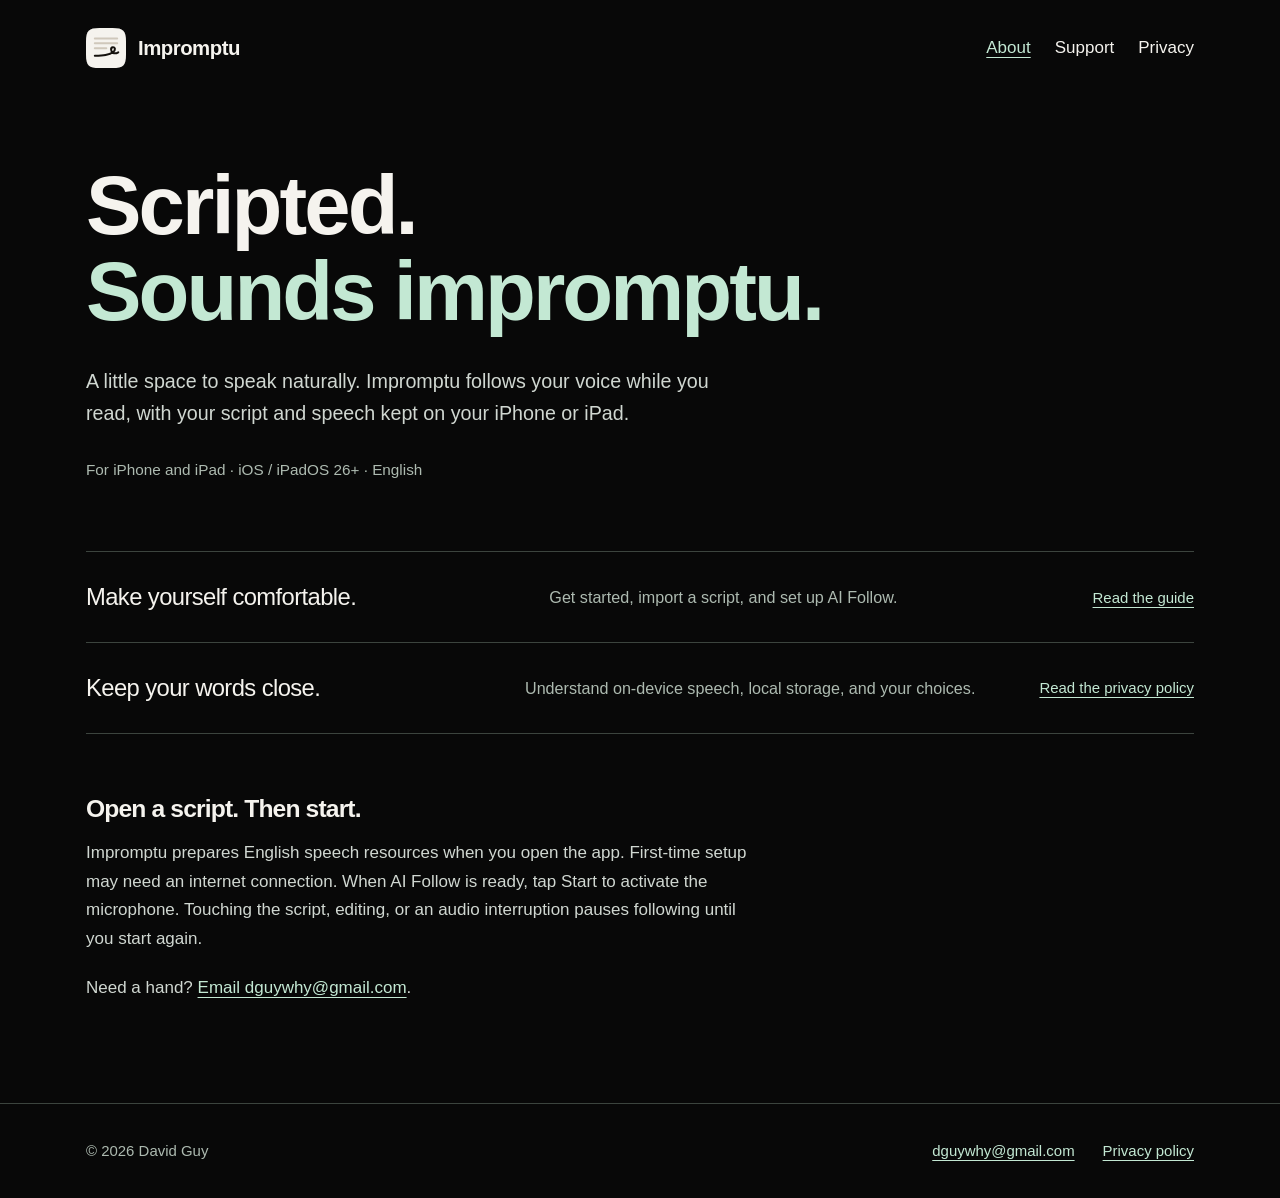
<file: index.html>
<!doctype html>
<html lang="en">
<head>
<meta charset="utf-8">
<meta name="viewport" content="width=device-width, initial-scale=1">
<meta name="robots" content="noindex,follow">
<meta name="description" content="Support and privacy information for Impromptu, an on-device AI teleprompter for iPhone and iPad.">
<meta name="theme-color" content="#080808">
<title>Impromptu for iPhone and iPad</title>
<link rel="icon" href="assets/impromptu.svg" type="image/svg+xml">
<link rel="stylesheet" href="styles.css">
</head>
<body class="home">
<a class="skip-link" href="#main">Skip to content</a>
<header class="site-header"><div class="header-inner"><a class="brand" href="index.html"><img src="assets/impromptu.svg" width="40" height="40" alt=""><span>Impromptu</span></a><nav aria-label="Main navigation"><a href="index.html" aria-current="page">About</a><a href="support.html">Support</a><a href="privacy.html">Privacy</a></nav></div></header>
<main id="main" class="home-main" tabindex="-1">
<section class="introduction"><h1>Scripted.<br><span>Sounds impromptu.</span></h1><p class="intro">A little space to speak naturally. Impromptu follows your voice while you read, with your script and speech kept on your iPhone or iPad.</p><p class="compatibility">For iPhone and iPad · iOS / iPadOS 26+ · English</p></section>
<section class="guide-links" aria-label="Help and information"><a href="support.html"><span class="link-title">Make yourself comfortable.</span><span class="link-description">Get started, import a script, and set up AI Follow.</span><span class="link-action">Read the guide</span></a><a href="privacy.html"><span class="link-title">Keep your words close.</span><span class="link-description">Understand on-device speech, local storage, and your choices.</span><span class="link-action">Read the privacy policy</span></a></section>
<section class="home-note"><h2>Open a script. Then start.</h2><p>Impromptu prepares English speech resources when you open the app. First-time setup may need an internet connection. When AI Follow is ready, tap Start to activate the microphone. Touching the script, editing, or an audio interruption pauses following until you start again.</p><p>Need a hand? <a href="mailto:dguywhy@gmail.com">Email dguywhy@gmail.com</a>.</p></section>
</main>
<footer class="site-footer"><div><span>© 2026 David Guy</span><a href="mailto:dguywhy@gmail.com">dguywhy@gmail.com</a><a href="privacy.html">Privacy policy</a></div></footer>
</body>
</html>
</file>
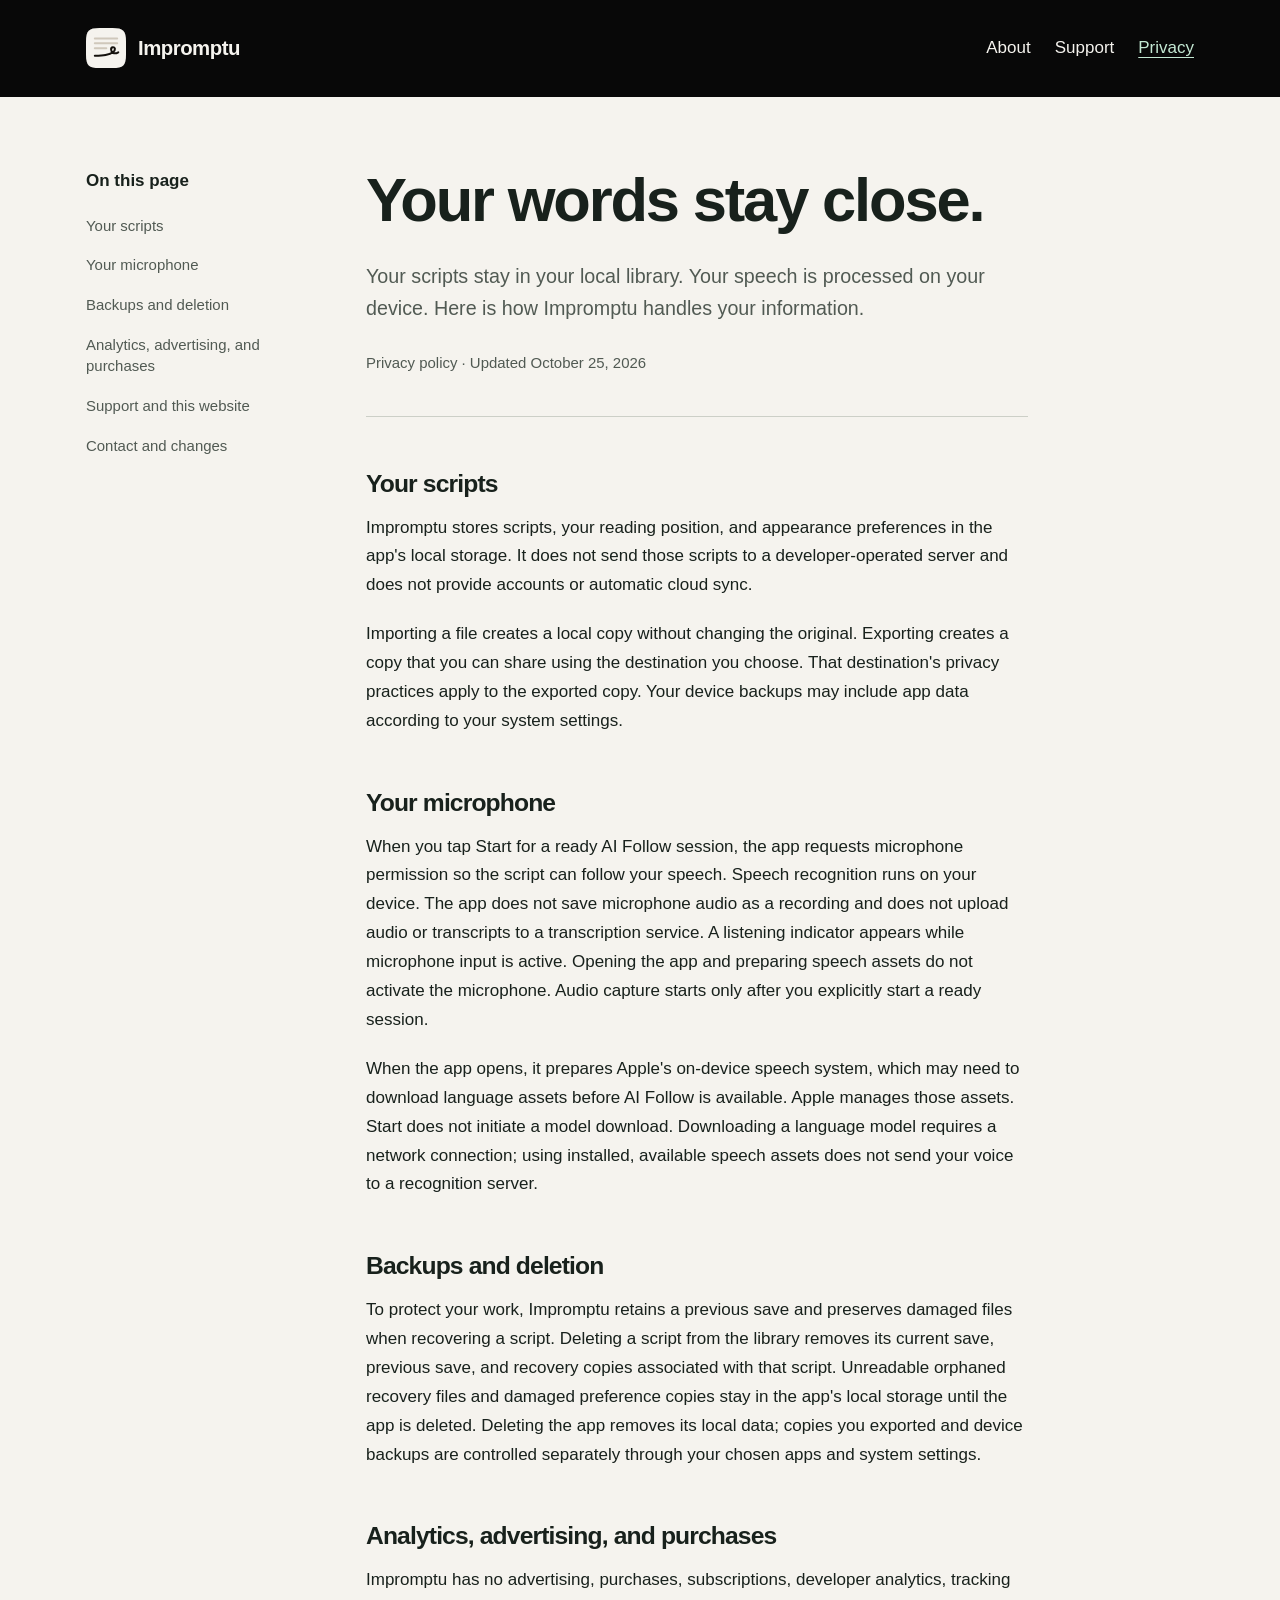
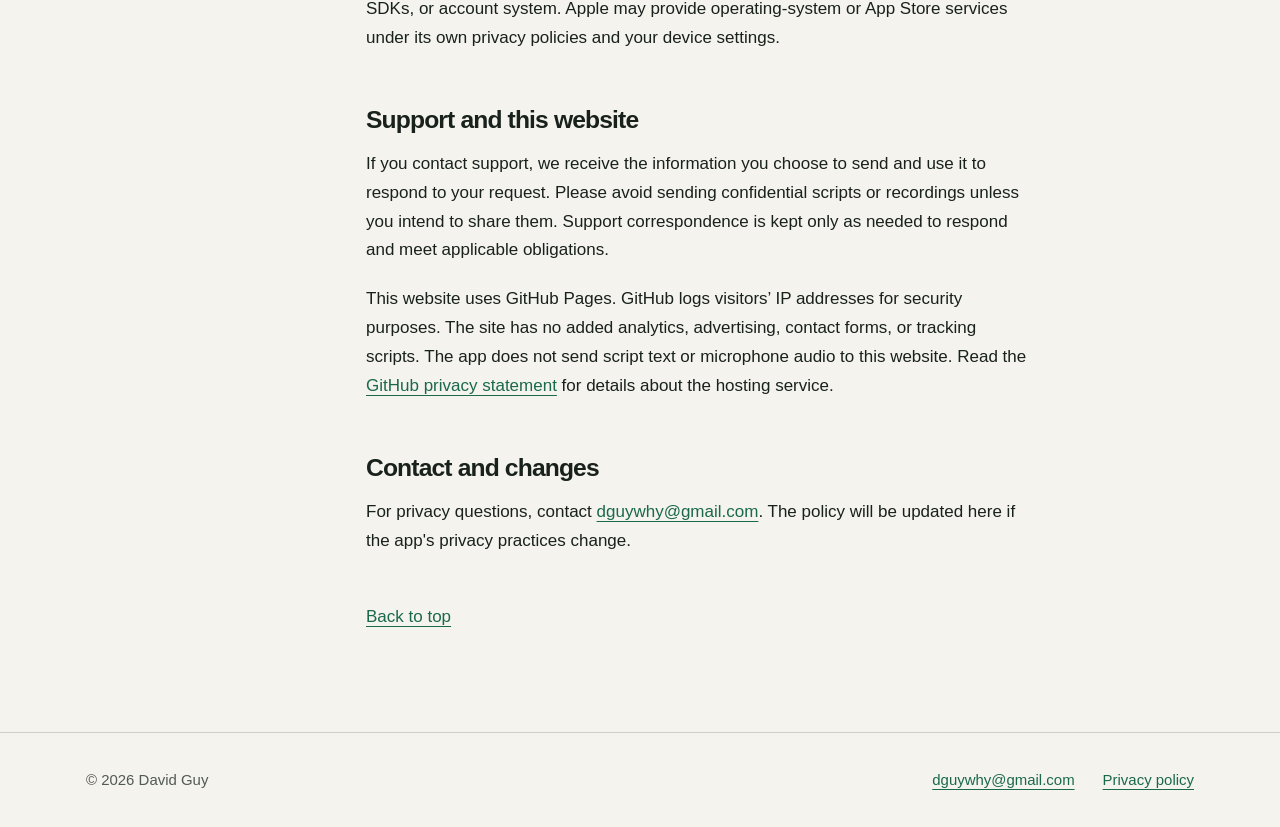
<file: privacy.html>
<!doctype html>
<html lang="en">
<head>
<meta charset="utf-8">
<meta name="viewport" content="width=device-width, initial-scale=1">
<meta name="robots" content="noindex,follow">
<meta name="description" content="How Impromptu handles your scripts, microphone, local storage, and support requests.">
<meta name="theme-color" content="#080808">
<title>Impromptu Privacy</title>
<link rel="icon" href="assets/impromptu.svg" type="image/svg+xml">
<link rel="stylesheet" href="styles.css">
</head>
<body class="privacy">
<a class="skip-link" href="#main">Skip to content</a>
<header class="site-header"><div class="header-inner"><a class="brand" href="index.html"><img src="assets/impromptu.svg" width="40" height="40" alt=""><span>Impromptu</span></a><nav aria-label="Main navigation"><a href="index.html">About</a><a href="support.html">Support</a><a href="privacy.html" aria-current="page">Privacy</a></nav></div></header>
<main id="main" class="document-layout" tabindex="-1">
<aside class="contents"><nav aria-label="On this page"><p>On this page</p><ul><li><a href="#your-scripts">Your scripts</a></li><li><a href="#your-microphone">Your microphone</a></li><li><a href="#backups-and-deletion">Backups and deletion</a></li><li><a href="#analytics-advertising-and-purchases">Analytics, advertising, and purchases</a></li><li><a href="#support-and-this-website">Support and this website</a></li><li><a href="#contact-and-changes">Contact and changes</a></li></ul></nav></aside>
<article class="document"><header class="document-heading"><h1>Your words stay close.</h1><p class="intro">Your scripts stay in your local library. Your speech is processed on your device. Here is how Impromptu handles your information.</p><p class="policy-date">Privacy policy · Updated October 25, 2026</p></header>
<details class="mobile-contents"><summary>On this page</summary><nav aria-label="Page sections"><ul><li><a href="#your-scripts">Your scripts</a></li><li><a href="#your-microphone">Your microphone</a></li><li><a href="#backups-and-deletion">Backups and deletion</a></li><li><a href="#analytics-advertising-and-purchases">Analytics, advertising, and purchases</a></li><li><a href="#support-and-this-website">Support and this website</a></li><li><a href="#contact-and-changes">Contact and changes</a></li></ul></nav></details>
<h2 id="your-scripts">Your scripts</h2>
<p>Impromptu stores scripts, your reading position, and appearance preferences in the app's local storage. It does not send those scripts to a developer-operated server and does not provide accounts or automatic cloud sync.</p>
<p>Importing a file creates a local copy without changing the original. Exporting creates a copy that you can share using the destination you choose. That destination's privacy practices apply to the exported copy. Your device backups may include app data according to your system settings.</p>
<h2 id="your-microphone">Your microphone</h2>
<p>When you tap Start for a ready AI Follow session, the app requests microphone permission so the script can follow your speech. Speech recognition runs on your device. The app does not save microphone audio as a recording and does not upload audio or transcripts to a transcription service. A listening indicator appears while microphone input is active. Opening the app and preparing speech assets do not activate the microphone. Audio capture starts only after you explicitly start a ready session.</p>
<p>When the app opens, it prepares Apple's on-device speech system, which may need to download language assets before AI Follow is available. Apple manages those assets. Start does not initiate a model download. Downloading a language model requires a network connection; using installed, available speech assets does not send your voice to a recognition server.</p>
<h2 id="backups-and-deletion">Backups and deletion</h2>
<p>To protect your work, Impromptu retains a previous save and preserves damaged files when recovering a script. Deleting a script from the library removes its current save, previous save, and recovery copies associated with that script. Unreadable orphaned recovery files and damaged preference copies stay in the app's local storage until the app is deleted. Deleting the app removes its local data; copies you exported and device backups are controlled separately through your chosen apps and system settings.</p>
<h2 id="analytics-advertising-and-purchases">Analytics, advertising, and purchases</h2>
<p>Impromptu has no advertising, purchases, subscriptions, developer analytics, tracking SDKs, or account system. Apple may provide operating-system or App Store services under its own privacy policies and your device settings.</p>
<h2 id="support-and-this-website">Support and this website</h2>
<p>If you contact support, we receive the information you choose to send and use it to respond to your request. Please avoid sending confidential scripts or recordings unless you intend to share them. Support correspondence is kept only as needed to respond and meet applicable obligations.</p>
<p>This website uses GitHub Pages. GitHub logs visitors’ IP addresses for security purposes. The site has no added analytics, advertising, contact forms, or tracking scripts. The app does not send script text or microphone audio to this website. Read the <a href="https://docs.github.com/en/site-policy/privacy-policies/github-general-privacy-statement">GitHub privacy statement</a> for details about the hosting service.</p>
<h2 id="contact-and-changes">Contact and changes</h2>
<p>For privacy questions, contact <a href="mailto:dguywhy@gmail.com">dguywhy@gmail.com</a>. The policy will be updated here if the app's privacy practices change.</p>

<p class="back-top"><a href="#main">Back to top</a></p>
</article></main>
<footer class="site-footer"><div><span>© 2026 David Guy</span><a href="mailto:dguywhy@gmail.com">dguywhy@gmail.com</a><a href="privacy.html">Privacy policy</a></div></footer>
</body>
</html>
</file>
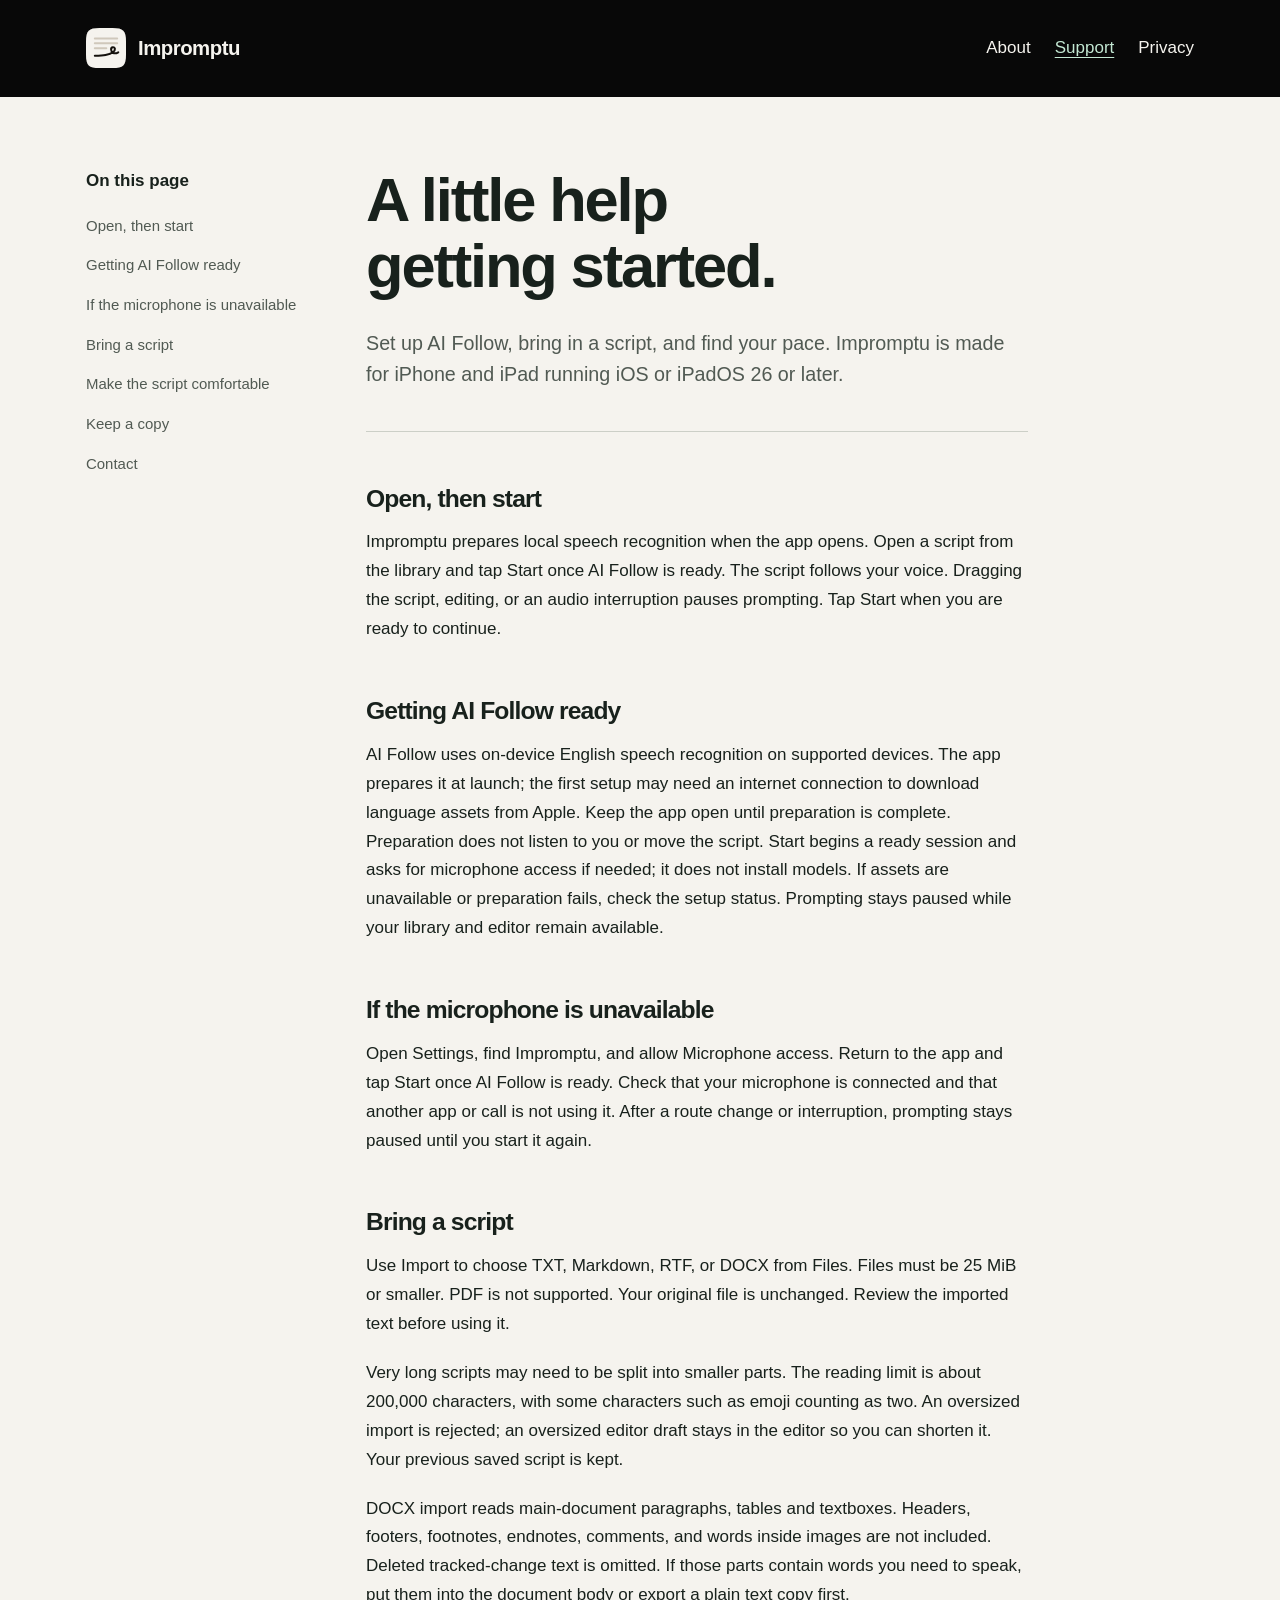
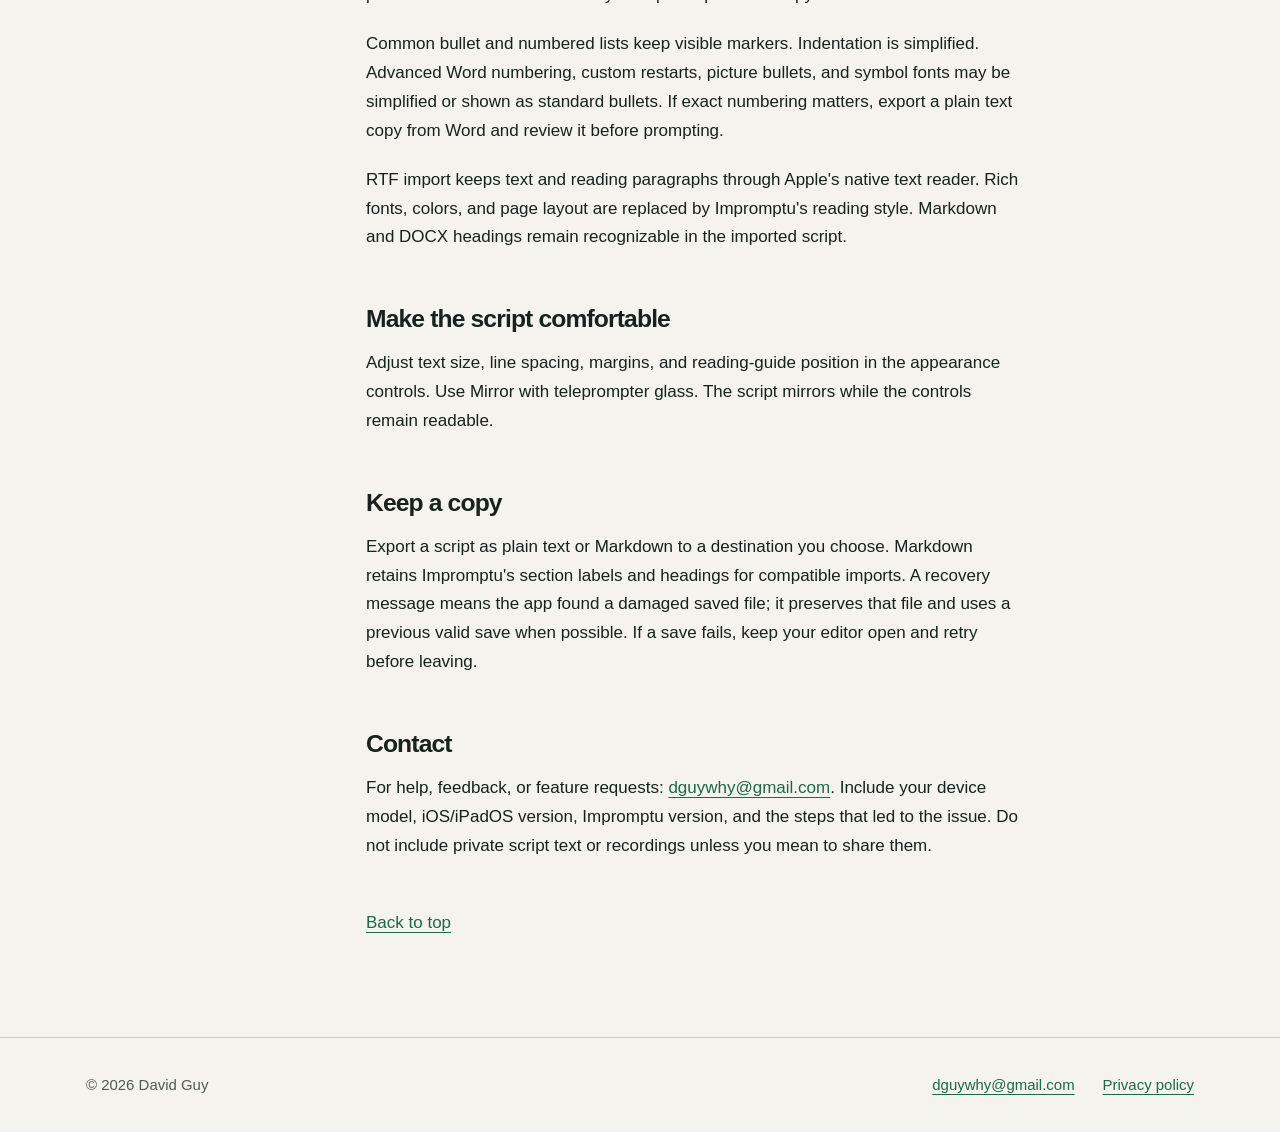
<file: support.html>
<!doctype html>
<html lang="en">
<head>
<meta charset="utf-8">
<meta name="viewport" content="width=device-width, initial-scale=1">
<meta name="robots" content="noindex,follow">
<meta name="description" content="Support for Impromptu, the on-device AI teleprompter for iPhone and iPad.">
<meta name="theme-color" content="#080808">
<title>Impromptu Support</title>
<link rel="icon" href="assets/impromptu.svg" type="image/svg+xml">
<link rel="stylesheet" href="styles.css">
</head>
<body class="support">
<a class="skip-link" href="#main">Skip to content</a>
<header class="site-header"><div class="header-inner"><a class="brand" href="index.html"><img src="assets/impromptu.svg" width="40" height="40" alt=""><span>Impromptu</span></a><nav aria-label="Main navigation"><a href="index.html">About</a><a href="support.html" aria-current="page">Support</a><a href="privacy.html">Privacy</a></nav></div></header>
<main id="main" class="document-layout" tabindex="-1">
<aside class="contents"><nav aria-label="On this page"><p>On this page</p><ul><li><a href="#open-then-start">Open, then start</a></li><li><a href="#getting-ai-follow-ready">Getting AI Follow ready</a></li><li><a href="#if-the-microphone-is-unavailable">If the microphone is unavailable</a></li><li><a href="#bring-a-script">Bring a script</a></li><li><a href="#make-the-script-comfortable">Make the script comfortable</a></li><li><a href="#keep-a-copy">Keep a copy</a></li><li><a href="#contact">Contact</a></li></ul></nav></aside>
<article class="document"><header class="document-heading"><h1>A little help getting started.</h1><p class="intro">Set up AI Follow, bring in a script, and find your pace. Impromptu is made for iPhone and iPad running iOS or iPadOS 26 or later.</p></header>
<details class="mobile-contents"><summary>On this page</summary><nav aria-label="Page sections"><ul><li><a href="#open-then-start">Open, then start</a></li><li><a href="#getting-ai-follow-ready">Getting AI Follow ready</a></li><li><a href="#if-the-microphone-is-unavailable">If the microphone is unavailable</a></li><li><a href="#bring-a-script">Bring a script</a></li><li><a href="#make-the-script-comfortable">Make the script comfortable</a></li><li><a href="#keep-a-copy">Keep a copy</a></li><li><a href="#contact">Contact</a></li></ul></nav></details>
<h2 id="open-then-start">Open, then start</h2>
<p>Impromptu prepares local speech recognition when the app opens. Open a script from the library and tap Start once AI Follow is ready. The script follows your voice. Dragging the script, editing, or an audio interruption pauses prompting. Tap Start when you are ready to continue.</p>
<h2 id="getting-ai-follow-ready">Getting AI Follow ready</h2>
<p>AI Follow uses on-device English speech recognition on supported devices. The app prepares it at launch; the first setup may need an internet connection to download language assets from Apple. Keep the app open until preparation is complete. Preparation does not listen to you or move the script. Start begins a ready session and asks for microphone access if needed; it does not install models. If assets are unavailable or preparation fails, check the setup status. Prompting stays paused while your library and editor remain available.</p>
<h2 id="if-the-microphone-is-unavailable">If the microphone is unavailable</h2>
<p>Open Settings, find Impromptu, and allow Microphone access. Return to the app and tap Start once AI Follow is ready. Check that your microphone is connected and that another app or call is not using it. After a route change or interruption, prompting stays paused until you start it again.</p>
<h2 id="bring-a-script">Bring a script</h2>
<p>Use Import to choose TXT, Markdown, RTF, or DOCX from Files. Files must be 25 MiB or smaller. PDF is not supported. Your original file is unchanged. Review the imported text before using it.</p>
<p>Very long scripts may need to be split into smaller parts. The reading limit is about 200,000 characters, with some characters such as emoji counting as two. An oversized import is rejected; an oversized editor draft stays in the editor so you can shorten it. Your previous saved script is kept.</p>
<p>DOCX import reads main-document paragraphs, tables and textboxes. Headers, footers, footnotes, endnotes, comments, and words inside images are not included. Deleted tracked-change text is omitted. If those parts contain words you need to speak, put them into the document body or export a plain text copy first.</p>
<p>Common bullet and numbered lists keep visible markers. Indentation is simplified. Advanced Word numbering, custom restarts, picture bullets, and symbol fonts may be simplified or shown as standard bullets. If exact numbering matters, export a plain text copy from Word and review it before prompting.</p>
<p>RTF import keeps text and reading paragraphs through Apple's native text reader. Rich fonts, colors, and page layout are replaced by Impromptu's reading style. Markdown and DOCX headings remain recognizable in the imported script.</p>
<h2 id="make-the-script-comfortable">Make the script comfortable</h2>
<p>Adjust text size, line spacing, margins, and reading-guide position in the appearance controls. Use Mirror with teleprompter glass. The script mirrors while the controls remain readable.</p>
<h2 id="keep-a-copy">Keep a copy</h2>
<p>Export a script as plain text or Markdown to a destination you choose. Markdown retains Impromptu's section labels and headings for compatible imports. A recovery message means the app found a damaged saved file; it preserves that file and uses a previous valid save when possible. If a save fails, keep your editor open and retry before leaving.</p>
<h2 id="contact">Contact</h2>
<p>For help, feedback, or feature requests: <a href="mailto:dguywhy@gmail.com">dguywhy@gmail.com</a>. Include your device model, iOS/iPadOS version, Impromptu version, and the steps that led to the issue. Do not include private script text or recordings unless you mean to share them.</p>


<p class="back-top"><a href="#main">Back to top</a></p>
</article></main>
<footer class="site-footer"><div><span>© 2026 David Guy</span><a href="mailto:dguywhy@gmail.com">dguywhy@gmail.com</a><a href="privacy.html">Privacy policy</a></div></footer>
</body>
</html>
</file>
<file: styles.css>
:root {
  color-scheme: light;
  --paper: #f5f3ee;
  --ink: #18211c;
  --secondary: #515a53;
  --ground: #080808;
  --mint: #c3e8d3;
  --green: #1a694a;
  --rule: #cccfc7;
  font-family: -apple-system, BlinkMacSystemFont, "Segoe UI", sans-serif;
  font-size: 17px;
  line-height: 1.7;
  background: var(--paper);
  color: var(--ink);
  scrollbar-color: #87988b var(--paper);
}
* { box-sizing: border-box; }
body { margin: 0; }
::selection { background: var(--mint); color: var(--ink); }
a { color: var(--green); text-underline-offset: .25em; text-decoration-thickness: 1px; overflow-wrap: anywhere; }
a:hover { text-decoration-thickness: 2px; }
a:focus-visible, summary:focus-visible { outline: 3px solid var(--green); outline-offset: 5px; border-radius: 2px; }
main:focus { outline: none; }
img { display: block; max-width: 100%; }
.skip-link { position: fixed; top: 8px; left: 12px; z-index: 10; padding: 10px 18px; background: var(--mint); color: var(--ink); transform: translateY(-180%); }
.skip-link:focus { transform: translateY(0); }
.site-header { background: var(--ground); color: var(--paper); }
.header-inner { max-width: 1180px; margin: auto; padding: 24px 36px; display: flex; justify-content: space-between; align-items: center; gap: 28px; }
.brand { color: inherit; display: inline-flex; gap: 12px; align-items: center; font-size: 1.2rem; font-weight: 600; letter-spacing: -.025em; text-decoration: none; }
.site-header nav { display: flex; gap: 24px; flex-wrap: wrap; }
.site-header nav a { color: var(--paper); padding: 10px 0; text-decoration: none; }
.site-header nav a[aria-current], .site-header nav a:hover { color: var(--mint); text-decoration: underline; }
.site-header a:focus-visible { outline-color: var(--mint); }
h1, h2 { font-weight: 600; letter-spacing: -.035em; text-wrap: balance; overflow-wrap: anywhere; }
h1 { font-size: clamp(2.45rem, 4.8vw, 3.7rem); line-height: 1.08; margin: 0 0 28px; }
h2 { font-size: 1.45rem; line-height: 1.25; margin: 52px 0 14px; }
p { margin: 0 0 20px; max-width: 70ch; }
.intro { font-size: 1.16rem; line-height: 1.6; color: var(--secondary); }
.document-layout { max-width: 1180px; margin: auto; padding: 70px 36px 80px; display: grid; grid-template-columns: 220px minmax(0, 1fr); gap: 60px; }
.document { max-width: 70ch; min-width: 0; }
.document-heading { padding-bottom: 20px; border-bottom: 1px solid var(--rule); }
.document h2 { scroll-margin-top: 24px; }
.document p a { overflow-wrap: anywhere; }
.policy-date { margin-top: 26px; color: var(--secondary); font-size: .88rem; }
.contents { align-self: start; position: sticky; top: 32px; }
.contents p { font-weight: 600; margin-bottom: 12px; }
.contents ul, .mobile-contents ul { list-style: none; padding: 0; margin: 0; }
.contents li { margin: 0 0 4px; }
.contents a { display: block; padding: 7px 0; color: var(--secondary); font-size: .88rem; line-height: 1.45; text-decoration: none; }
.contents a:hover { color: var(--green); text-decoration: underline; }
.mobile-contents { display: none; }
.back-top { margin-top: 48px; }
.site-footer { border-top: 1px solid var(--rule); }
.site-footer > div { max-width: 1180px; margin: auto; padding: 26px 36px; display: flex; align-items: center; flex-wrap: wrap; gap: 12px 28px; font-size: .88rem; color: var(--secondary); }
.site-footer a { padding: 8px 0; overflow-wrap: anywhere; }
.site-footer span { margin-right: auto; }
.home { background: var(--ground); color: var(--paper); }
.home-main { max-width: 1180px; margin: auto; padding: 66px 36px 80px; }
.introduction { max-width: 850px; padding-bottom: 48px; }
.introduction h1 { font-size: clamp(3rem, 6.5vw, 5.2rem); line-height: 1.03; margin-bottom: 32px; }
.introduction h1 span { color: var(--mint); }
.home .intro { color: #d0d7d1; max-width: 58ch; }
.compatibility { margin-top: 28px; font-size: .9rem; color: #adbab0; }
.guide-links { border-top: 1px solid #3c443e; }
.guide-links > a { display: grid; grid-template-columns: 1.1fr 1.3fr auto; gap: 24px; align-items: center; border-bottom: 1px solid #3c443e; padding: 30px 0; text-decoration: none; }
.link-title { font-size: 1.4rem; line-height: 1.25; letter-spacing: -.025em; font-weight: 500; color: var(--paper); }
.link-description { color: #adbab0; font-size: .95rem; line-height: 1.5; }
.link-action { color: var(--mint); font-size: .88rem; text-decoration: underline; text-underline-offset: .3em; }
.guide-links a:hover .link-action { text-decoration-thickness: 2px; }
.home a:focus-visible { outline-color: var(--mint); }
.home-note { margin-top: 60px; max-width: 70ch; }
.home-note h2 { margin-top: 0; }
.home-note p { color: #d0d7d1; }
.home-note a, .home .site-footer a { color: var(--mint); }
.home .site-footer { border-color: #3c443e; }
.home .site-footer > div { color: #adbab0; }
.short-page { max-width: 850px; min-height: 60vh; margin: auto; padding: 80px 36px; }
@media (max-width: 900px) {
  .document-layout { grid-template-columns: 170px minmax(0, 1fr); gap: 36px; }
  .guide-links > a { grid-template-columns: 1fr 1.2fr; }
  .link-action { grid-column: 2; }
}
@media (max-width: 680px) {
  .header-inner { padding: 18px 22px; gap: 12px; flex-wrap: wrap; }
  .brand { font-size: 1.1rem; }
  .brand img { width: 34px; height: 34px; }
  .site-header nav { gap: 22px; }
  .site-header nav a { font-size: .88rem; }
  .document-layout { display: block; padding: 44px 22px 56px; }
  .contents { display: none; }
  .mobile-contents { display: block; margin-top: 24px; padding: 14px 0; border-bottom: 1px solid var(--rule); }
  .mobile-contents summary { cursor: pointer; font-weight: 500; padding: 6px 0; }
  .mobile-contents ul { padding-top: 10px; }
  .mobile-contents a { display: block; padding: 8px 0; }
  .home-main { padding: 42px 22px 56px; }
  .introduction { padding-bottom: 32px; }
  .introduction h1 { font-size: clamp(2.7rem, 10vw, 4rem); }
  .guide-links > a { display: flex; flex-direction: column; gap: 12px; align-items: flex-start; padding: 28px 0; }
  .home-note { margin-top: 44px; }
  .site-footer > div { padding: 24px 22px; gap: 8px 24px; align-items: flex-start; }
  .site-footer span { width: 100%; }
}
@media (prefers-reduced-motion: reduce) { html { scroll-behavior: auto; } }
@media (max-width: 360px) {
  .introduction h1 { font-size: min(2.7rem, 16vw); overflow-wrap: normal; }
}
</file>
